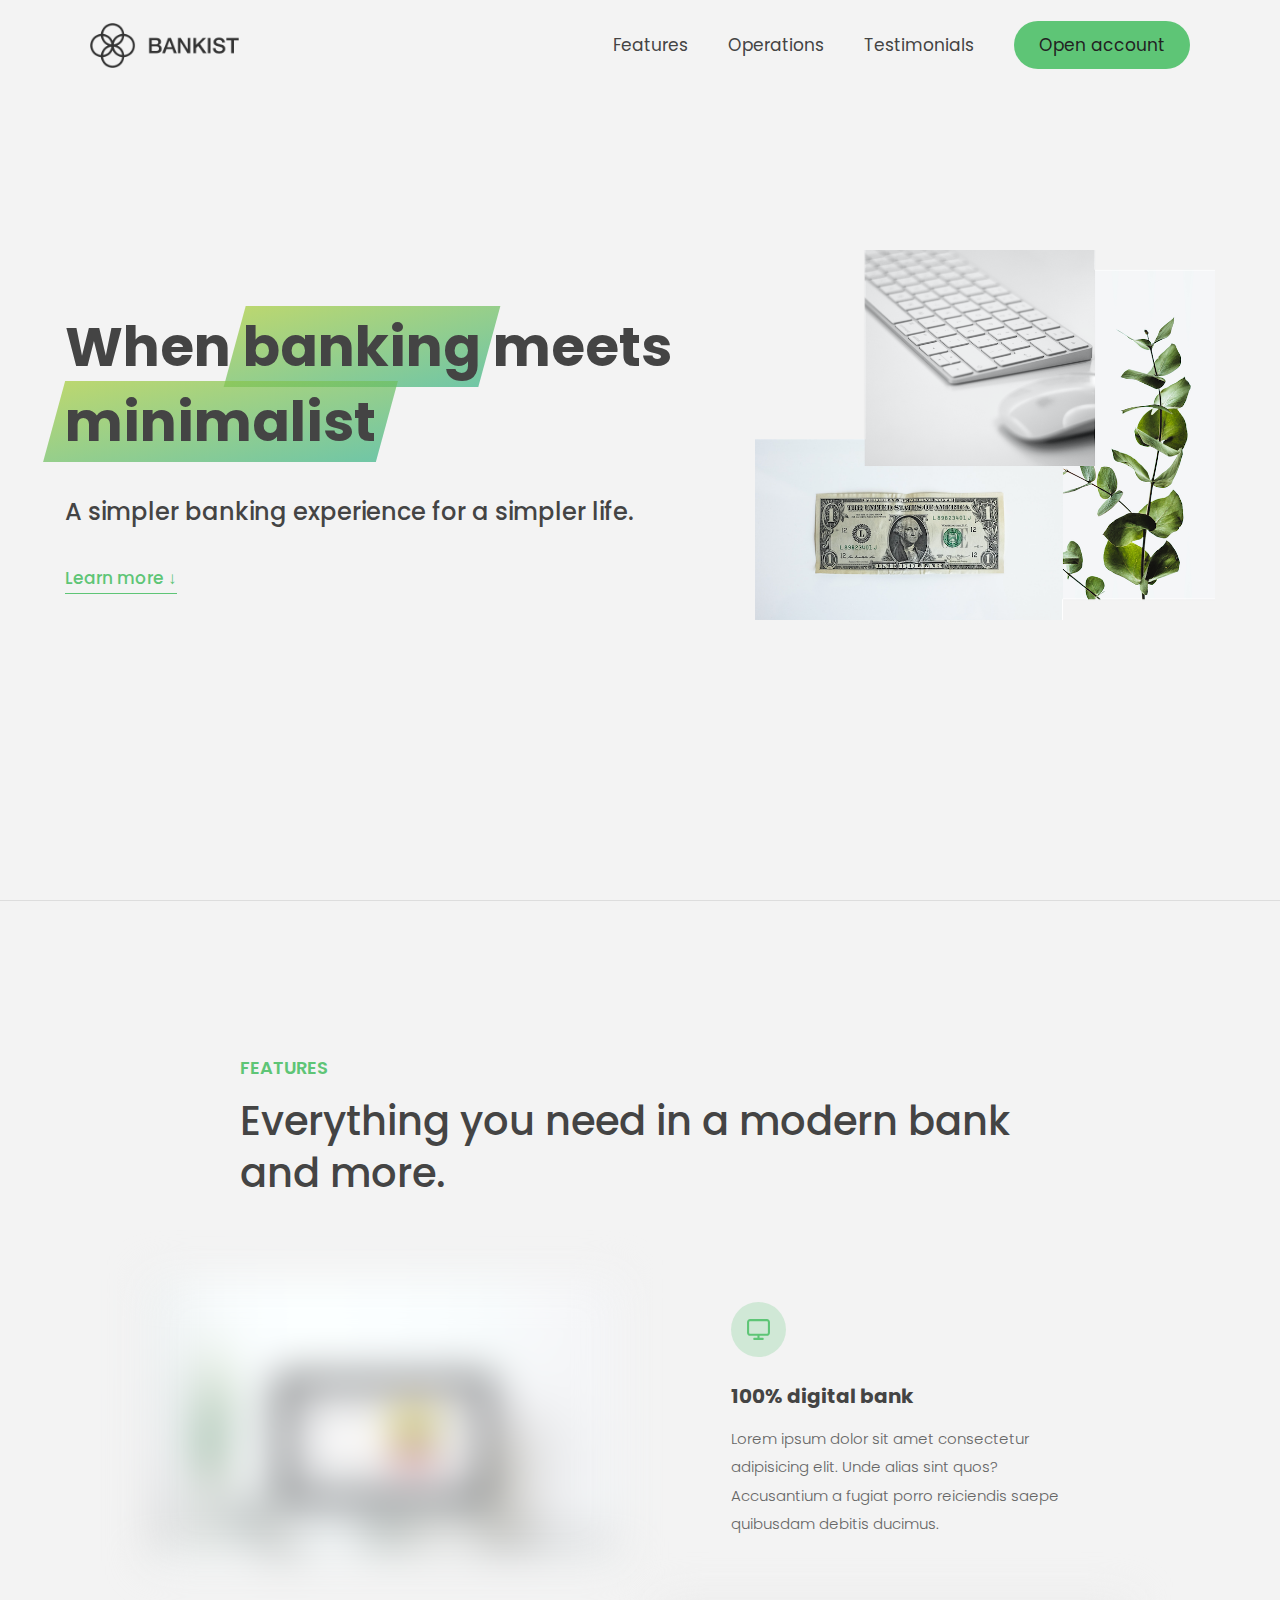
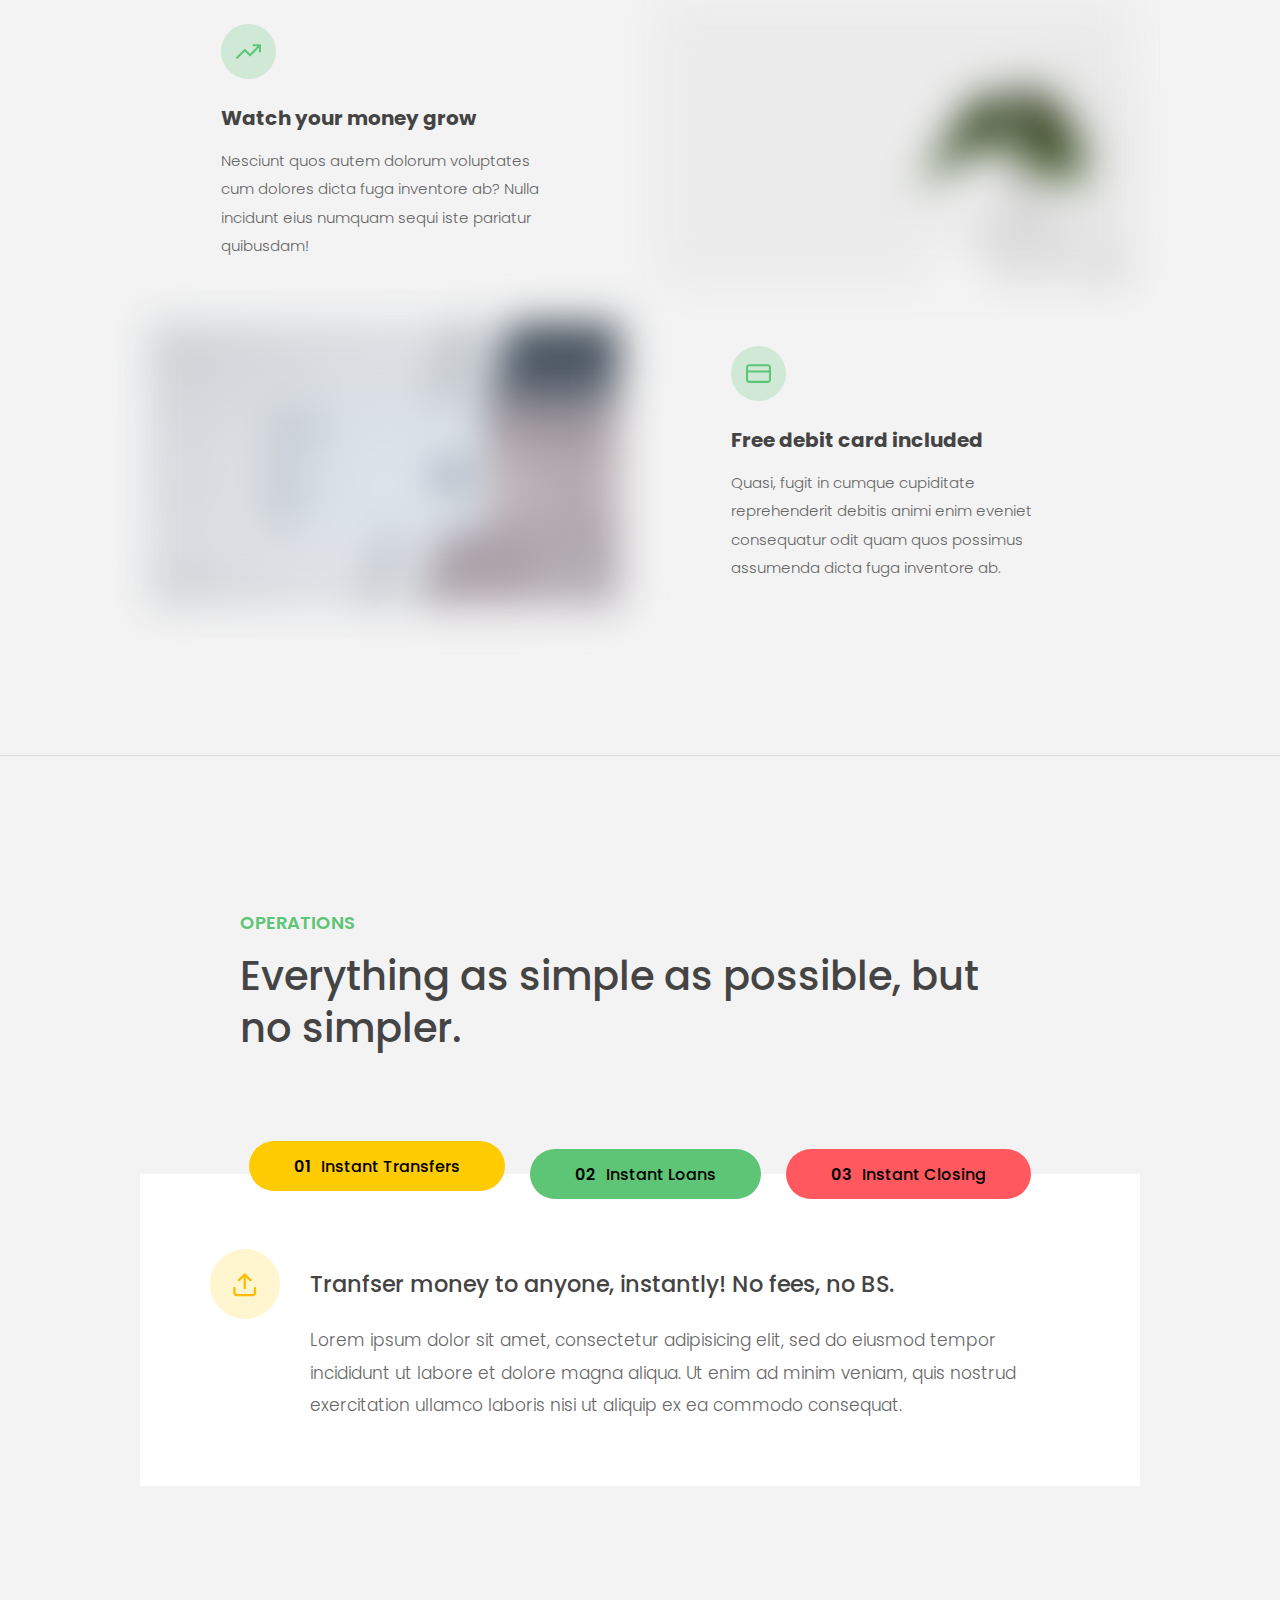
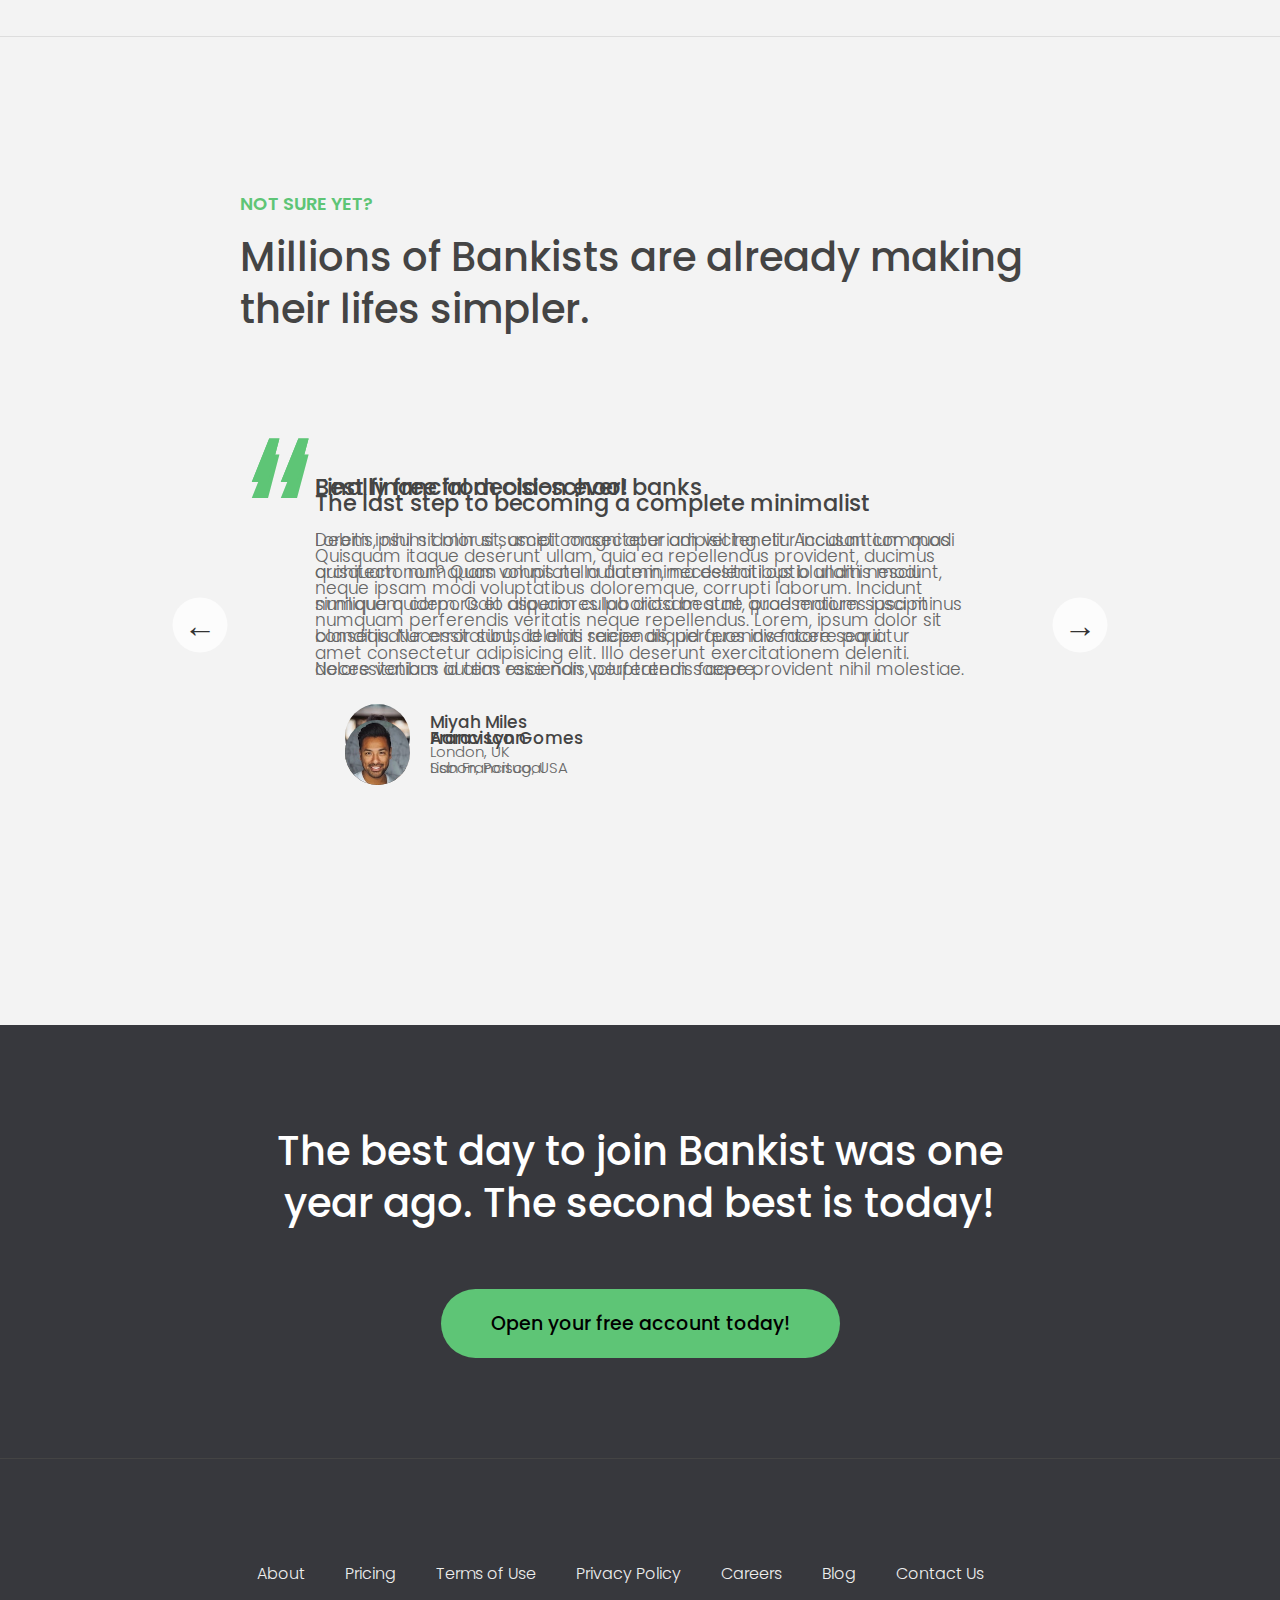
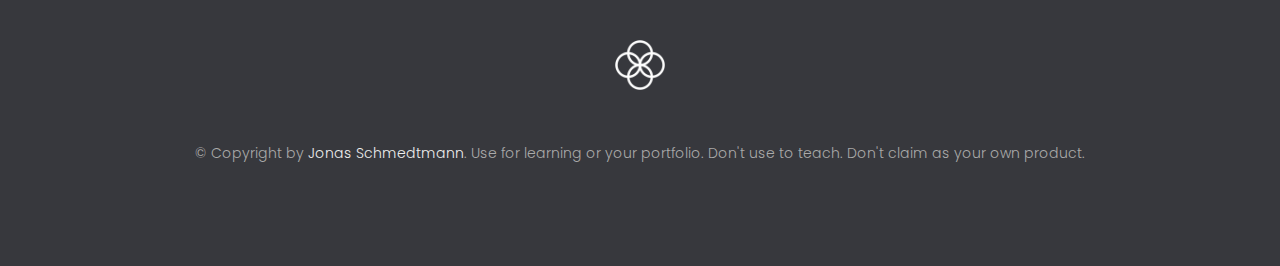
<file: index.html>
<!DOCTYPE html>
<html lang="en">
  <head>
    <meta charset="UTF-8" />
    <meta name="viewport" content="width=device-width, initial-scale=1.0" />
    <meta http-equiv="X-UA-Compatible" content="ie=edge" />
    <link rel="shortcut icon" type="image/png" href="img/logo-main.png" />

    <link
      href="https://fonts.googleapis.com/css?family=Poppins:300,400,500,600&display=swap"
      rel="stylesheet"
    />
    <link rel="stylesheet" href="style.css" />
    <title>Bankist | When Banking meets Minimalist</title>
  </head>
  <body>
    <header class="header">
      <nav class="nav">
        <img
          src="img/logo.png"
          alt="Bankist logo"
          class="nav__logo"
          id="logo"
        />
        <ul class="nav__links">
          <li class="nav__item">
            <a class="nav__link" href="#section--1">Features</a>
          </li>
          <li class="nav__item">
            <a class="nav__link" href="#section--2">Operations</a>
          </li>
          <li class="nav__item">
            <a class="nav__link" href="#section--3">Testimonials</a>
          </li>
          <li class="nav__item">
            <a class="nav__link nav__link--btn btn--show-modal" href="#"
              >Open account</a
            >
          </li>
        </ul>
      </nav>

      <div class="header__title">
        <h1>
          When
          <!-- Green highlight effect -->
          <span class="highlight">banking</span>
          meets<br />
          <span class="highlight">minimalist</span>
        </h1>
        <h4>A simpler banking experience for a simpler life.</h4>
        <button class="btn--text btn--scroll-to">Learn more &DownArrow;</button>
        <img
          src="img/hero.png"
          class="header__img"
          alt="Minimalist bank items"
        />
      </div>
    </header>

    <section class="section" id="section--1">
      <div class="section__title">
        <h2 class="section__description">Features</h2>
        <h3 class="section__header">
          Everything you need in a modern bank and more.
        </h3>
      </div>

      <div class="features">
        <img
          src="img/digital-lazy.jpg"
          data-src="img/digital.jpg"
          alt="Computer"
          class="features__img lazy-img"
        />
        <div class="features__feature">
          <div class="features__icon">
            <svg>
              <use xlink:href="img/icons.svg#icon-monitor"></use>
            </svg>
          </div>
          <h5 class="features__header">100% digital bank</h5>
          <p>
            Lorem ipsum dolor sit amet consectetur adipisicing elit. Unde alias
            sint quos? Accusantium a fugiat porro reiciendis saepe quibusdam
            debitis ducimus.
          </p>
        </div>

        <div class="features__feature">
          <div class="features__icon">
            <svg>
              <use xlink:href="img/icons.svg#icon-trending-up"></use>
            </svg>
          </div>
          <h5 class="features__header">Watch your money grow</h5>
          <p>
            Nesciunt quos autem dolorum voluptates cum dolores dicta fuga
            inventore ab? Nulla incidunt eius numquam sequi iste pariatur
            quibusdam!
          </p>
        </div>
        <img
          src="img/grow-lazy.jpg"
          data-src="img/grow.jpg"
          alt="Plant"
          class="features__img lazy-img"
        />

        <img
          src="img/card-lazy.jpg"
          data-src="img/card.jpg"
          alt="Credit card"
          class="features__img lazy-img"
        />
        <div class="features__feature">
          <div class="features__icon">
            <svg>
              <use xlink:href="img/icons.svg#icon-credit-card"></use>
            </svg>
          </div>
          <h5 class="features__header">Free debit card included</h5>
          <p>
            Quasi, fugit in cumque cupiditate reprehenderit debitis animi enim
            eveniet consequatur odit quam quos possimus assumenda dicta fuga
            inventore ab.
          </p>
        </div>
      </div>
    </section>

    <section class="section" id="section--2">
      <div class="section__title">
        <h2 class="section__description">Operations</h2>
        <h3 class="section__header">
          Everything as simple as possible, but no simpler.
        </h3>
      </div>

      <div class="operations">
        <div class="operations__tab-container">
          <button
            class="btn operations__tab operations__tab--1 operations__tab--active"
            data-tab="1"
          >
            <span>01</span>Instant Transfers
          </button>
          <button class="btn operations__tab operations__tab--2" data-tab="2">
            <span>02</span>Instant Loans
          </button>
          <button class="btn operations__tab operations__tab--3" data-tab="3">
            <span>03</span>Instant Closing
          </button>
        </div>
        <div
          class="operations__content operations__content--1 operations__content--active"
        >
          <div class="operations__icon operations__icon--1">
            <svg>
              <use xlink:href="img/icons.svg#icon-upload"></use>
            </svg>
          </div>
          <h5 class="operations__header">
            Tranfser money to anyone, instantly! No fees, no BS.
          </h5>
          <p>
            Lorem ipsum dolor sit amet, consectetur adipisicing elit, sed do
            eiusmod tempor incididunt ut labore et dolore magna aliqua. Ut enim
            ad minim veniam, quis nostrud exercitation ullamco laboris nisi ut
            aliquip ex ea commodo consequat.
          </p>
        </div>

        <div class="operations__content operations__content--2">
          <div class="operations__icon operations__icon--2">
            <svg>
              <use xlink:href="img/icons.svg#icon-home"></use>
            </svg>
          </div>
          <h5 class="operations__header">
            Buy a home or make your dreams come true, with instant loans.
          </h5>
          <p>
            Duis aute irure dolor in reprehenderit in voluptate velit esse
            cillum dolore eu fugiat nulla pariatur. Excepteur sint occaecat
            cupidatat non proident, sunt in culpa qui officia deserunt mollit
            anim id est laborum.
          </p>
        </div>
        <div class="operations__content operations__content--3">
          <div class="operations__icon operations__icon--3">
            <svg>
              <use xlink:href="img/icons.svg#icon-user-x"></use>
            </svg>
          </div>
          <h5 class="operations__header">
            No longer need your account? No problem! Close it instantly.
          </h5>
          <p>
            Excepteur sint occaecat cupidatat non proident, sunt in culpa qui
            officia deserunt mollit anim id est laborum. Ut enim ad minim
            veniam, quis nostrud exercitation ullamco laboris nisi ut aliquip ex
            ea commodo consequat.
          </p>
        </div>
      </div>
    </section>

    <section class="section" id="section--3">
      <div class="section__title section__title--testimonials">
        <h2 class="section__description">Not sure yet?</h2>
        <h3 class="section__header">
          Millions of Bankists are already making their lifes simpler.
        </h3>
      </div>

      <div class="slider">
        <div class="slide slide--1">
          <div class="testimonial">
            <h5 class="testimonial__header">Best financial decision ever!</h5>
            <blockquote class="testimonial__text">
              Lorem ipsum dolor sit, amet consectetur adipisicing elit.
              Accusantium quas quisquam non? Quas voluptate nulla minima
              deleniti optio ullam nesciunt, numquam corporis et asperiores
              laboriosam sunt, praesentium suscipit blanditiis. Necessitatibus
              id alias reiciendis, perferendis facere pariatur dolore veniam
              autem esse non voluptatem saepe provident nihil molestiae.
            </blockquote>
            <address class="testimonial__author">
              <img src="img/user-1.jpg" alt="" class="testimonial__photo" />
              <h6 class="testimonial__name">Aarav Lynn</h6>
              <p class="testimonial__location">San Francisco, USA</p>
            </address>
          </div>
        </div>

        <div class="slide slide--2">
          <div class="testimonial">
            <h5 class="testimonial__header">
              The last step to becoming a complete minimalist
            </h5>
            <blockquote class="testimonial__text">
              Quisquam itaque deserunt ullam, quia ea repellendus provident,
              ducimus neque ipsam modi voluptatibus doloremque, corrupti
              laborum. Incidunt numquam perferendis veritatis neque repellendus.
              Lorem, ipsum dolor sit amet consectetur adipisicing elit. Illo
              deserunt exercitationem deleniti.
            </blockquote>
            <address class="testimonial__author">
              <img src="img/user-2.jpg" alt="" class="testimonial__photo" />
              <h6 class="testimonial__name">Miyah Miles</h6>
              <p class="testimonial__location">London, UK</p>
            </address>
          </div>
        </div>

        <div class="slide slide--3">
          <div class="testimonial">
            <h5 class="testimonial__header">
              Finally free from old-school banks
            </h5>
            <blockquote class="testimonial__text">
              Debitis, nihil sit minus suscipit magni aperiam vel tenetur
              incidunt commodi architecto numquam omnis nulla autem,
              necessitatibus blanditiis modi similique quidem. Odio aliquam
              culpa dicta beatae quod maiores ipsa minus consequatur error sunt,
              deleniti saepe aliquid quos inventore sequi. Necessitatibus id
              alias reiciendis, perferendis facere.
            </blockquote>
            <address class="testimonial__author">
              <img src="img/user-3.jpg" alt="" class="testimonial__photo" />
              <h6 class="testimonial__name">Francisco Gomes</h6>
              <p class="testimonial__location">Lisbon, Portugal</p>
            </address>
          </div>
        </div>

        <!-- <div class="slide"><img src="img/img-1.jpg" alt="Photo 1" /></div>
        <div class="slide"><img src="img/img-2.jpg" alt="Photo 2" /></div>
        <div class="slide"><img src="img/img-3.jpg" alt="Photo 3" /></div>
        <div class="slide"><img src="img/img-4.jpg" alt="Photo 4" /></div> -->
        <button class="slider__btn slider__btn--left">&larr;</button>
        <button class="slider__btn slider__btn--right">&rarr;</button>
        <div class="dots"></div>
      </div>
    </section>

    <section class="section section--sign-up">
      <div class="section__title">
        <h3 class="section__header">
          The best day to join Bankist was one year ago. The second best is
          today!
        </h3>
      </div>
      <button class="btn btn--show-modal">Open your free account today!</button>
    </section>

    <footer class="footer">
      <ul class="footer__nav">
        <li class="footer__item">
          <a class="footer__link" href="#">About</a>
        </li>
        <li class="footer__item">
          <a class="footer__link" href="#">Pricing</a>
        </li>
        <li class="footer__item">
          <a class="footer__link" href="#">Terms of Use</a>
        </li>
        <li class="footer__item">
          <a class="footer__link" href="#">Privacy Policy</a>
        </li>
        <li class="footer__item">
          <a class="footer__link" href="#">Careers</a>
        </li>
        <li class="footer__item">
          <a class="footer__link" href="#">Blog</a>
        </li>
        <li class="footer__item">
          <a class="footer__link" href="#">Contact Us</a>
        </li>
      </ul>
      <img src="img/icon.png" alt="Logo" class="footer__logo" />
      <p class="footer__copyright">
        &copy; Copyright by
        <a
          class="footer__link twitter-link"
          target="_blank"
          href="https://twitter.com/jonasschmedtman"
          >Jonas Schmedtmann</a
        >. Use for learning or your portfolio. Don't use to teach. Don't claim
        as your own product.
      </p>
    </footer>

    <div class="modal hidden">
      <button class="btn--close-modal">&times;</button>
      <h2 class="modal__header">
        Open your bank account <br />
        in just <span class="highlight">5 minutes</span>
      </h2>
      <form class="modal__form">
        <label class="firstname--label">First Name</label>
        <input type="text" class="first-name" required />
        <label class="lastname--label">Last Name</label>
        <input type="text" class="last-name" required />
        <label class="password--label">Password</label>
        <input type="password" class="password" required />

        <label class="deposit--label hide">Deposit</label>
        <input type="text" class="deposit hide" required />
        <label class="locale--label hide">Locale</label>
        <input type="text" class="locale hide" required />
        <label class="currency--label hide">Currency</label>
        <input type="text" class="currency hide" required />

        <button class="btn btn--next">Next step &rarr;</button>
        <button class="btn btn--done hide">Done</button>
        <button class="btn btn--login">Log in &rarr;</button>
      </form>
    </div>
    <div class="overlay hidden"></div>

    <script src="script.js"></script>
  </body>
</html>
</file>
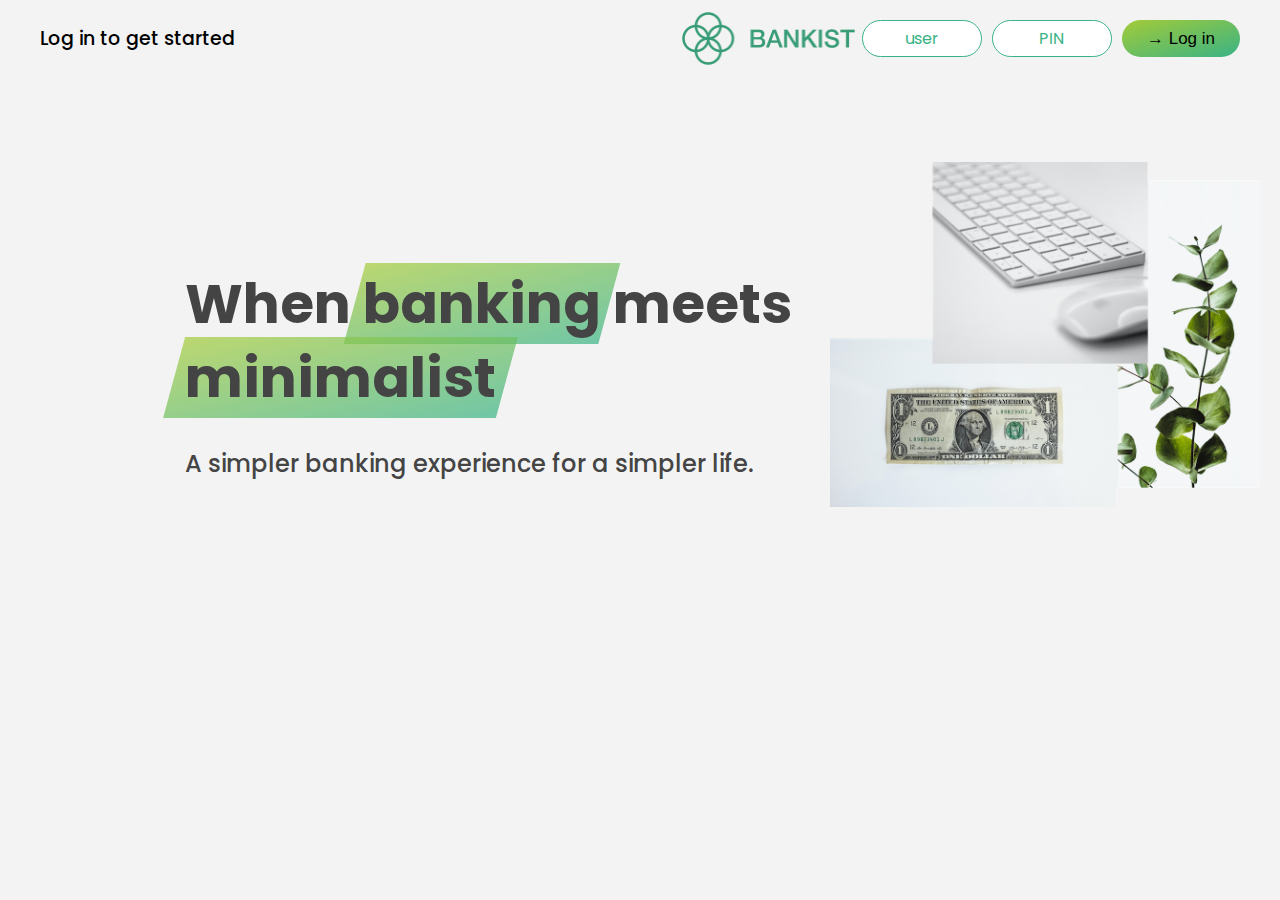
<file: login.html>
<!DOCTYPE html>
<html lang="en">
  <head>
    <meta charset="UTF-8" />
    <meta name="viewport" content="width=device-width, initial-scale=1.0" />
    <meta http-equiv="X-UA-Compatible" content="ie=edge" />
    <link rel="icon" type="icon/x-image" href="img/logo-main.png" />

    <link
      href="https://fonts.googleapis.com/css?family=Poppins:400,500,600&display=swap"
      rel="stylesheet"
    />

    <link rel="stylesheet" href="loginStyle.css" />
    <title>Bankist</title>
  </head>
  <body>
    <nav>
      <p class="welcome">Log in to get started</p>
      <img src="img/image.png" alt="Logo" class="logo" />
      <form class="login">
        <a class="nav__link nav__link--btn hidden log-out" href="#"
          >&larr; Log out</a
        >
        <input
          type="text"
          placeholder="user"
          class="login__input login__input--user"
        />
        <!-- In practice, use type="password" -->
        <input
          type="text"
          placeholder="PIN"
          maxlength="4"
          class="login__input login__input--pin"
        />
        <button class="login__btn">&rarr; Log in</button>
      </form>
    </nav>

    <!-- TOP NAVIGATION -->
    <div class="header__title">
      <h1>
        When
        <!-- Green highlight effect -->
        <span class="highlight">banking</span>
        meets<br />
        <span class="highlight">minimalist</span>
      </h1>
      <h4>A simpler banking experience for a simpler life.</h4>
      <img src="img/hero.png" class="header__img" alt="Minimalist bank items" />
    </div>

    <main class="app hidden">
      <!-- BALANCE -->
      <div class="balance">
        <div>
          <p class="balance__label">Current balance</p>
          <p class="balance__date">
            As of <span class="date">05/03/2037</span>
          </p>
        </div>
        <p class="balance__value">0000€</p>
      </div>

      <!-- MOVEMENTS -->
      <div class="movements">
        <div class="movements__row">
          <div class="movements__type movements__type--deposit">2 deposit</div>
          <div class="movements__date">3 days ago</div>
          <div class="movements__value">4 000€</div>
        </div>
        <div class="movements__row">
          <div class="movements__type movements__type--withdrawal">
            1 withdrawal
          </div>
          <div class="movements__date">24/01/2037</div>
          <div class="movements__value">-378€</div>
        </div>
      </div>

      <!-- SUMMARY -->
      <div class="summary">
        <p class="summary__label">In</p>
        <p class="summary__value summary__value--in">0000€</p>
        <p class="summary__label">Out</p>
        <p class="summary__value summary__value--out">0000€</p>
        <p class="summary__label">Interest</p>
        <p class="summary__value summary__value--interest">0000€</p>
        <button class="btn--sort">&downarrow; SORT</button>
      </div>

      <!-- OPERATION: TRANSFERS -->
      <div class="operation operation--transfer">
        <h2>Transfer money</h2>
        <form class="form form--transfer">
          <input type="text" class="form__input form__input--to" />
          <input type="number" class="form__input form__input--amount" />
          <button class="form__btn form__btn--transfer">&rarr;</button>
          <label class="form__label">Transfer to</label>
          <label class="form__label">Amount</label>
        </form>
      </div>

      <!-- OPERATION: LOAN -->
      <div class="operation operation--loan">
        <h2>Request loan</h2>
        <form class="form form--loan">
          <input type="number" class="form__input form__input--loan-amount" />
          <button class="form__btn form__btn--loan">&rarr;</button>
          <label class="form__label form__label--loan">Amount</label>
        </form>
      </div>

      <!-- OPERATION: CLOSE -->
      <div class="operation operation--close">
        <h2>Close account</h2>
        <form class="form form--close">
          <input type="text" class="form__input form__input--user" />
          <input
            type="password"
            maxlength="6"
            class="form__input form__input--pin"
          />
          <button class="form__btn form__btn--close">&rarr;</button>
          <label class="form__label">Confirm user</label>
          <label class="form__label">Confirm PIN</label>
        </form>
      </div>

      <!-- LOGOUT TIMER -->
      <p class="logout-timer">
        You will be logged out in <span class="timer">05:00</span>
      </p>
    </main>

    <!-- <footer>
      &copy; by Jonas Schmedtmann. Don't claim as your own :)
    </footer> -->

    <div class="modal hide">
      <button class="btn--close-modal">&times;</button>
      <h2 class="modal__header">Open your bank account</h2>
    </div>
    <div class="overlay hide"></div>

    <script src="loginScript.js"></script>
  </body>
</html>
</file>
<file: style.css>
:root {
  --color-primary: #5ec576;
  --color-secondary: #ffcb03;
  --color-tertiary: #ff585f;
  --color-primary-darker: #4bbb7d;
  --color-secondary-darker: #ffbb00;
  --color-tertiary-darker: #fd424b;
  --color-primary-opacity: #5ec5763a;
  --color-secondary-opacity: #ffcd0331;
  --color-tertiary-opacity: #ff58602d;
  --gradient-primary: linear-gradient(to top left, #39b385, #a3cb38);
  --gradient-secondary: linear-gradient(to top left, #ffb003, #ffcb03);
}
* {
  margin: 0;
  padding: 0;
  box-sizing: inherit;
}
html {
  font-size: 62.5%;
  box-sizing: border-box;
}
body {
  font-family: 'Poppins', sans-serif;
  font-weight: 300;
  color: #444;
  line-height: 1.9;
  background-color: #f3f3f3;
}
/* GENERAL ELEMENTS */
.section {
  padding: 15rem 3rem;
  border-top: 1px solid #ddd;
  transition: transform 1s, opacity 1s;
}
.section--hidden {
  opacity: 0;
  transform: translateY(8rem);
}
.section__title {
  max-width: 80rem;
  margin: 0 auto 8rem auto;
}
.section__description {
  font-size: 1.8rem;
  font-weight: 600;
  text-transform: uppercase;
  color: var(--color-primary);
  margin-bottom: 1rem;
}
.section__header {
  font-size: 4rem;
  line-height: 1.3;
  font-weight: 500;
}
.btn {
  display: inline-block;
  background-color: var(--color-primary);
  font-size: 1.6rem;
  font-family: inherit;
  font-weight: 500;
  border: none;
  padding: 1.25rem 4.5rem;
  border-radius: 10rem;
  cursor: pointer;
  transition: all 0.3s;
}
.btn:hover {
  background-color: var(--color-primary-darker);
}
.btn--text {
  display: inline-block;
  background: none;
  font-size: 1.7rem;
  font-family: inherit;
  font-weight: 500;
  color: var(--color-primary);
  border: none;
  border-bottom: 1px solid currentColor;
  padding-bottom: 2px;
  cursor: pointer;
  transition: all 0.3s;
}
p {
  color: #666;
}
/* This is BAD for accessibility! Don't do in the real world! */
button:focus {
  outline: none;
}
img {
  transition: filter 0.5s;
}
.lazy-img {
  filter: blur(20px);
}
/* NAVIGATION */
.nav {
  display: flex;
  justify-content: space-between;
  align-items: center;
  height: 9rem;
  width: 100%;
  padding: 0 6rem;
  z-index: 100;
}
/* nav and stickly class at the same time */
.nav.sticky {
  position: fixed;
  background-color: rgba(255, 255, 255, 0.95);
}
.nav__logo {
  height: 4.5rem;
  transition: all 0.3s;
}
.nav__links {
  display: flex;
  align-items: center;
  list-style: none;
}
.nav__item {
  margin-left: 4rem;
}
.nav__link:link,
.nav__link:visited {
  font-size: 1.7rem;
  font-weight: 400;
  color: inherit;
  text-decoration: none;
  display: block;
  transition: all 0.3s;
}
.nav__link--btn:link,
.nav__link--btn:visited {
  padding: 0.8rem 2.5rem;
  border-radius: 3rem;
  background-color: var(--color-primary);
  color: #222;
}
.nav__link--btn:hover,
.nav__link--btn:active {
  color: inherit;
  background-color: var(--color-primary-darker);
  color: #333;
}
/* HEADER */
.header {
  padding: 0 3rem;
  height: 100vh;
  display: flex;
  flex-direction: column;
  align-items: center;
}
.header__title {
  flex: 1;
  max-width: 115rem;
  display: grid;
  grid-template-columns: 3fr 2fr;
  row-gap: 3rem;
  align-content: center;
  justify-content: center;

  align-items: start;
  justify-items: start;
}
h1 {
  font-size: 5.5rem;
  line-height: 1.35;
}
h4 {
  font-size: 2.4rem;
  font-weight: 500;
}
.header__img {
  width: 100%;
  grid-column: 2 / 3;
  grid-row: 1 / span 4;
  transform: translateY(-6rem);
}
.highlight {
  position: relative;
}
.highlight::after {
  display: block;
  content: '';
  position: absolute;
  bottom: 0;
  left: 0;
  height: 100%;
  width: 100%;
  z-index: -1;
  opacity: 0.7;
  transform: scale(1.07, 1.05) skewX(-15deg);
  background-image: var(--gradient-primary);
}
/* FEATURES */
.features {
  display: grid;
  grid-template-columns: 1fr 1fr;
  gap: 4rem;
  margin: 0 12rem;
}
.features__img {
  width: 100%;
}
.features__feature {
  align-self: center;
  justify-self: center;
  width: 70%;
  font-size: 1.5rem;
}
.features__icon {
  display: flex;
  align-items: center;
  justify-content: center;
  background-color: var(--color-primary-opacity);
  height: 5.5rem;
  width: 5.5rem;
  border-radius: 50%;
  margin-bottom: 2rem;
}
.features__icon svg {
  height: 2.5rem;
  width: 2.5rem;
  fill: var(--color-primary);
}
.features__header {
  font-size: 2rem;
  margin-bottom: 1rem;
}
/* OPERATIONS */
.operations {
  max-width: 100rem;
  margin: 12rem auto 0 auto;
  background-color: #fff;
}
.operations__tab-container {
  display: flex;
  justify-content: center;
}
.operations__tab {
  margin-right: 2.5rem;
  transform: translateY(-50%);
}
.operations__tab span {
  margin-right: 1rem;
  font-weight: 600;
  display: inline-block;
}
.operations__tab--1 {
  background-color: var(--color-secondary);
}
.operations__tab--1:hover {
  background-color: var(--color-secondary-darker);
}
.operations__tab--3 {
  background-color: var(--color-tertiary);
  margin: 0;
}
.operations__tab--3:hover {
  background-color: var(--color-tertiary-darker);
}
.operations__tab--active {
  transform: translateY(-66%);
}
.operations__content {
  display: none;
  /* JUST PRESENTATIONAL */
  font-size: 1.7rem;
  padding: 2.5rem 7rem 6.5rem 7rem;
}
.operations__content--active {
  display: grid;
  grid-template-columns: 7rem 1fr;
  column-gap: 3rem;
  row-gap: 0.5rem;
}
.operations__header {
  font-size: 2.25rem;
  font-weight: 500;
  align-self: center;
}
.operations__icon {
  display: flex;
  align-items: center;
  justify-content: center;
  height: 7rem;
  width: 7rem;
  border-radius: 50%;
}
.operations__icon svg {
  height: 2.75rem;
  width: 2.75rem;
}
.operations__content p {
  grid-column: 2;
}
.operations__icon--1 {
  background-color: var(--color-secondary-opacity);
}
.operations__icon--2 {
  background-color: var(--color-primary-opacity);
}
.operations__icon--3 {
  background-color: var(--color-tertiary-opacity);
}
.operations__icon--1 svg {
  fill: var(--color-secondary-darker);
}
.operations__icon--2 svg {
  fill: var(--color-primary);
}
.operations__icon--3 svg {
  fill: var(--color-tertiary);
}
/* SLIDER */
.slider {
  max-width: 100rem;
  height: 50rem;
  margin: 0 auto;
  position: relative;
  /* IN THE END */
  overflow: hidden;
}
.slide {
  position: absolute;
  top: 0;
  width: 100%;
  height: 50rem;
  display: flex;
  align-items: center;
  justify-content: center;
  /* THIS creates the animation! */
  transition: transform 1s;
}
.slide > img {
  /* Only for images that have different size than slide */
  width: 100%;
  height: 100%;
  object-fit: cover;
}
.slider__btn {
  position: absolute;
  top: 50%;
  z-index: 10;
  border: none;
  background: rgba(255, 255, 255, 0.7);
  font-family: inherit;
  color: #333;
  border-radius: 50%;
  height: 5.5rem;
  width: 5.5rem;
  font-size: 3.25rem;
  cursor: pointer;
}
.slider__btn--left {
  left: 6%;
  transform: translate(-50%, -50%);
}
.slider__btn--right {
  right: 6%;
  transform: translate(50%, -50%);
}
.dots {
  position: absolute;
  bottom: 5%;
  left: 50%;
  transform: translateX(-50%);
  display: flex;
}
.dots__dot {
  border: none;
  background-color: #b9b9b9;
  opacity: 0.7;
  height: 1rem;
  width: 1rem;
  border-radius: 50%;
  margin-right: 1.75rem;
  cursor: pointer;
  transition: all 0.5s;
  /* Only necessary when overlying images */
  /* box-shadow: 0 0.6rem 1.5rem rgba(0, 0, 0, 0.7); */
}
.dots__dot:last-child {
  margin: 0;
}
.dots__dot--active {
  /* background-color: #fff; */
  background-color: #888;
  opacity: 1;
}
/* TESTIMONIALS */
.testimonial {
  width: 65%;
  position: relative;
}
.testimonial::before {
  content: '\201C';
  position: absolute;
  top: -5.7rem;
  left: -6.8rem;
  line-height: 1;
  font-size: 20rem;
  font-family: inherit;
  color: var(--color-primary);
  z-index: -1;
}
.testimonial__header {
  font-size: 2.25rem;
  font-weight: 500;
  margin-bottom: 1.5rem;
}
.testimonial__text {
  font-size: 1.7rem;
  margin-bottom: 3.5rem;
  color: #666;
}
.testimonial__author {
  margin-left: 3rem;
  font-style: normal;
  display: grid;
  grid-template-columns: 6.5rem 1fr;
  column-gap: 2rem;
}
.testimonial__photo {
  grid-row: 1 / span 2;
  width: 6.5rem;
  border-radius: 50%;
}
.testimonial__name {
  font-size: 1.7rem;
  font-weight: 500;
  align-self: end;
  margin: 0;
}
.testimonial__location {
  font-size: 1.5rem;
}
.section__title--testimonials {
  margin-bottom: 4rem;
}
/* SIGNUP */
.section--sign-up {
  background-color: #37383d;
  border-top: none;
  border-bottom: 1px solid #444;
  text-align: center;
  padding: 10rem 3rem;
}
.section--sign-up .section__header {
  color: #fff;
  text-align: center;
}
.section--sign-up .section__title {
  margin-bottom: 6rem;
}
.section--sign-up .btn {
  font-size: 1.9rem;
  padding: 2rem 5rem;
}
/* FOOTER */
.footer {
  padding: 10rem 3rem;
  background-color: #37383d;
}
.footer__nav {
  list-style: none;
  display: flex;
  justify-content: center;
  margin-bottom: 5rem;
}
.footer__item {
  margin-right: 4rem;
}
.footer__link {
  font-size: 1.6rem;
  color: #eee;
  text-decoration: none;
}
.footer__logo {
  height: 5rem;
  display: block;
  margin: 0 auto;
  margin-bottom: 5rem;
}
.footer__copyright {
  font-size: 1.4rem;
  color: #aaa;
  text-align: center;
}
.footer__copyright .footer__link {
  font-size: 1.4rem;
}
/* MODAL WINDOW */
.modal {
  position: fixed;
  top: 50%;
  left: 50%;
  transform: translate(-50%, -50%);
  max-width: 60rem;
  background-color: #f3f3f3;
  padding: 5rem 6rem;
  box-shadow: 0 4rem 6rem rgba(0, 0, 0, 0.3);
  z-index: 1000;
  transition: all 0.5s;
  padding-bottom: 0px;
}
.overlay {
  position: fixed;
  top: 0;
  left: 0;
  width: 100%;
  height: 100%;
  background-color: rgba(0, 0, 0, 0.5);
  backdrop-filter: blur(4px);
  z-index: 100;
  transition: all 0.5s;
}
.modal__header {
  font-size: 3.25rem;
  margin-bottom: 4.5rem;
  line-height: 1.5;
}
.modal__form {
  margin: 0 3rem;
  display: grid;
  grid-template-columns: 1fr 2fr;
  align-items: center;
  gap: 2.5rem;
}
.modal__form label {
  font-size: 1.7rem;
  font-weight: 500;
}
.modal__form input {
  font-size: 1.7rem;
  padding: 1rem 1.5rem;
  border: 1px solid #ddd;
  border-radius: 0.5rem;
}
.modal__form button {
  grid-column: 1 / span 2;
  justify-self: center;
  margin-top: 1rem;
}
.btn--close-modal {
  font-family: inherit;
  color: inherit;
  position: absolute;
  top: 0.5rem;
  right: 2rem;
  font-size: 4rem;
  cursor: pointer;
  border: none;
  background: none;
}
.hidden {
  visibility: hidden;
  opacity: 0;
}
/* COOKIE MESSAGE */
.cookie-message {
  display: flex;
  align-items: center;
  justify-content: space-evenly;
  width: 100%;
  background-color: white;
  color: #bbb;
  font-size: 1.5rem;
  font-weight: 400;
}
.btn--login {
  transform: translate(80%, -171%);
}
.btn--next {
  transform: translateX(-60%);
}
.btn--done {
  margin-bottom: 60px;
}
.hide {
  display: none;
}
.message {
  color: #444;
  font-size: 30px;
  margin-top: -30px;
  margin-bottom: 100px;
  text-align: center;
  font-weight: 500;
}
.name {
  color: rgb(192, 57, 43);
}
</file>
<file: loginStyle.css>
* {
  margin: 0;
  padding: 0;
  box-sizing: inherit;
}
html {
  font-size: 62.5%;
  box-sizing: border-box;
}
.header {
  padding: 0 3rem;
  height: 100vh;
  display: flex;
  flex-direction: column;
  align-items: center;
}
.header__title {
  flex: 1;
  max-width: 115rem;
  display: grid;
  grid-template-columns: 3fr 2fr;
  row-gap: 3rem;
  align-content: center;
  justify-content: center;
  color: #444;
  align-items: start;
  justify-items: start;
  margin-top: 165px;
  margin-left: 165px;
  opacity: 100;
  transition: all 1s;
  animation: anim;
  animation-timing-function: ease-out;
  animation-duration: 1s;
}
h1 {
  font-size: 5.5rem;
  line-height: 1.35;
  margin-top: 45px;
}
body {
  font-family: 'Poppins', sans-serif;
  color: black;
  background-color: #f3f3f3;
  height: 100vh;
  padding: 2rem;
}
h4 {
  font-size: 2.4rem;
  font-weight: 500;
}
.header__img {
  width: 100%;
  grid-column: 2 / 3;
  grid-row: 1 / span 4;
  transform: translateY(-6rem);
}
.highlight {
  position: relative;
}
.highlight::after {
  display: block;
  content: '';
  position: absolute;
  bottom: 0;
  left: 0;
  height: 100%;
  width: 100%;
  z-index: -1;
  opacity: 0.7;
  transform: scale(1.07, 1.05) skewX(-15deg);
  background-image: linear-gradient(to top left, #39b385, #a3cb38);
}
nav {
  display: flex;
  justify-content: space-between;
  align-items: center;
  padding: 0 2rem;
}
.welcome {
  font-size: 1.9rem;
  font-weight: 500;
}
.logo {
  height: 5.25rem;
  margin-left: 642px;
  position: fixed;
}
.login {
  display: flex;
}
.login__input {
  border: none;
  padding: 0.5rem 2rem;
  font-size: 1.6rem;
  font-family: inherit;
  text-align: center;
  width: 12rem;
  border-radius: 10rem;
  margin-right: 1rem;
  color: #39b385;
  border: 1px solid #39b385;
  transition: all 0.3s;
}
.login__input:focus {
  outline: none;
  border: 1px solid #a3cb38;
}
.login__btn {
  border: none;
  background: none;
  font-size: 1.7rem;
  font-weight: 500;
  color: inherit;
  cursor: pointer;
  transition: all 0.3s;
  background-image: linear-gradient(to top left, #39b385, #a3cb38);
  padding: 0.8rem 2.5rem;
  border-radius: 3rem;
}
.login__btn:hover,
.login__btn:focus,
.btn--sort:hover,
.btn--sort:focus {
  outline: none;
  color: #777;
}
/* MAIN */
.app {
  position: relative;
  max-width: 100rem;
  margin: 4rem auto;
  display: grid;
  grid-template-columns: 4fr 3fr;
  grid-template-rows: auto repeat(3, 15rem) auto;
  gap: 2rem;
  /* NOTE This creates the fade in/out anumation */
  opacity: 0;
  transition: all 1s;
  animation: anim;
  animation-timing-function: ease-out;
  animation-duration: 1s;
}
.balance {
  grid-column: 1 / span 2;
  display: flex;
  align-items: flex-end;
  justify-content: space-between;
  margin-bottom: 2rem;
}
.balance__label {
  font-size: 2.2rem;
  font-weight: 500;
  margin-bottom: -0.2rem;
}
.balance__date {
  font-size: 1.4rem;
  color: black;
  font-weight: 500;
}
.balance__value {
  font-size: 4.5rem;
  font-weight: 400;
  color: #e74c3c;
}
.name {
  color: rgb(192, 57, 43);
  font-size: 1.9rem;
  font-weight: bold;
}
.date {
  color: rgb(192, 57, 43);
  font-weight: bold;
}
/* MOVEMENTS */
.movements {
  grid-row: 2 / span 3;
  background-color: #fff;
  border-radius: 1rem;
  overflow: scroll;
}
.movements__row {
  padding: 2.25rem 4rem;
  display: flex;
  align-items: center;
  border-bottom: 1px solid #eee;
}
.movements__type {
  font-size: 1.1rem;
  text-transform: uppercase;
  font-weight: 500;
  color: #fff;
  padding: 0.1rem 1rem;
  border-radius: 10rem;
  margin-right: 2rem;
}
.movements__date {
  font-size: 1.1rem;
  text-transform: uppercase;
  font-weight: 500;
  color: black;
}
.movements__type--deposit {
  background-image: linear-gradient(to top left, #39b385, #a3cb38);
}
.movements__type--withdrawal {
  background-image: linear-gradient(to top left, #c0392b, #e74c3c);
}
.movements__value {
  font-size: 1.7rem;
  margin-left: auto;
}
/* SUMMARY */
.summary {
  grid-row: 5 / 6;
  display: flex;
  align-items: baseline;
  padding: 0 0.3rem;
  margin-top: 1rem;
}
.summary__label {
  font-size: 1.2rem;
  font-weight: 500;
  text-transform: uppercase;
  margin-right: 0.8rem;
}
.summary__value {
  font-size: 2.2rem;
  margin-right: 2.5rem;
}
.summary__value--in {
  color: #39b385;
  font-weight: 500;
}
.summary__value--interest {
  color: #f39c12;
  font-weight: 500;
}
.summary__value--out {
  color: rgb(192, 57, 43);
  font-weight: 500;
}
.d {
  color: #39b385;
  font-weight: 500;
}
.w {
  color: rgb(192, 57, 43);
  font-weight: 500;
}
.btn--sort {
  margin-left: auto;
  border: none;
  background: none;
  font-size: 1.46rem;
  font-weight: 500;
  cursor: pointer;
  margin-bottom: 15px;
}
.btn-sort:link,
.btn-sort:visited {
  /* background-color: var(--color-primary); */

  color: black;
}
/* OPERATIONS */
.operation {
  border-radius: 1rem;
  padding: 3rem 4rem;
  color: #333;
}
.operation--transfer {
  background-image: linear-gradient(to top left, #ee5253, #ff6b6b);
}
.operation--loan {
  background-image: linear-gradient(to top left, #39b385, #a3cb38);
}
.operation--close {
  background-image: linear-gradient(to top left, #f39c12, #f1c40f);
}
h2 {
  margin-bottom: 1.5rem;
  font-size: 1.7rem;
  font-weight: 600;
  color: #333;
}
.form {
  display: grid;
  grid-template-columns: 2.5fr 2.5fr 1fr;
  grid-template-rows: auto auto;
  gap: 0.4rem 1rem;
}
/* Exceptions for interst */
.form.form--loan {
  grid-template-columns: 2.5fr 1fr 2.5fr;
}
.form__label--loan {
  grid-row: 2;
  font-weight: 500;
}
/* End exceptions */
.form__input {
  width: 100%;
  border: none;
  background-color: rgba(255, 255, 255, 0.4);
  font-family: inherit;
  font-size: 1.5rem;
  text-align: center;
  color: #333;
  padding: 0.3rem 1rem;
  border-radius: 0.7rem;
  transition: all 0.3s;
}
.form__input:focus {
  outline: none;
  background-color: rgba(255, 255, 255, 0.6);
}
.form__label {
  font-size: 1.3rem;
  text-align: center;
  font-weight: 500;
}
.form__btn {
  border: none;
  border-radius: 0.7rem;
  font-size: 1.8rem;
  background-color: #fff;
  cursor: pointer;
  transition: all 0.3s;
}
.form__btn:focus {
  outline: none;
  background-color: rgba(255, 255, 255, 0.8);
}
.logout-timer {
  padding: 0 0.3rem;
  margin-top: 1.9rem;
  text-align: right;
  font-size: 1.25rem;
  font-weight: 500;
}
.timer {
  font-weight: 600;
  color: rgb(192, 57, 43);
}
.nav__link:link,
.nav__link:visited {
  font-size: 1.7rem;
  font-weight: 400;
  color: inherit;
  text-decoration: none;
  transition: all 0.3s;
}
.nav__link--btn:link,
.nav__link--btn:visited {
  font-size: 1.7rem;
  font-weight: 400;
  padding: 0.6rem 2rem;
  border-radius: 3rem;
  /* background-color: var(--color-primary); */
  background-image: linear-gradient(to top left, #39b385, #a3cb38);
  color: black;
}
.nav__link--btn:hover,
.nav__link--btn:focus {
  outline: none;
  color: #777;
}
.hidden {
  display: none;
}
.header__img {
  width: 100%;
  grid-column: 2 / 3;
  grid-row: 1 / span 4;
  transform: translateY(-6rem);
}
input[type='text']::-webkit-input-placeholder {
  color: #39b385;
}
@keyframes anim {
  0% {
    opacity: 0;
  }
  50% {
    opacity: 0.7px;
  }
  100% {
    opacity: 100;
  }
}
.modal {
  position: fixed;
  top: 50%;
  left: 50%;
  transform: translate(-50%, -50%);
  max-width: 60rem;
  background-color: #f3f3f3;
  padding: 5rem 6rem;
  box-shadow: 0 4rem 6rem rgba(0, 0, 0, 0.3);
  z-index: 1000;
  transition: all 0.5s;
  padding-bottom: 0px;
}
.overlay {
  position: fixed;
  top: 0;
  left: 0;
  width: 100%;
  height: 100%;
  background-color: rgba(0, 0, 0, 0.5);
  backdrop-filter: blur(4px);
  z-index: 100;
  transition: all 0.5s;
}
.modal__header {
  font-size: 1.9rem;
  margin-bottom: 4.5rem;
  line-height: 1.5;
}
.btn--close-modal {
  font-family: inherit;
  color: inherit;
  position: absolute;
  top: 0.5rem;
  right: 2rem;
  font-size: 4rem;
  cursor: pointer;
  border: none;
  background: none;
}
.hide {
  visibility: hidden;
  opacity: 0;
}
</file>
